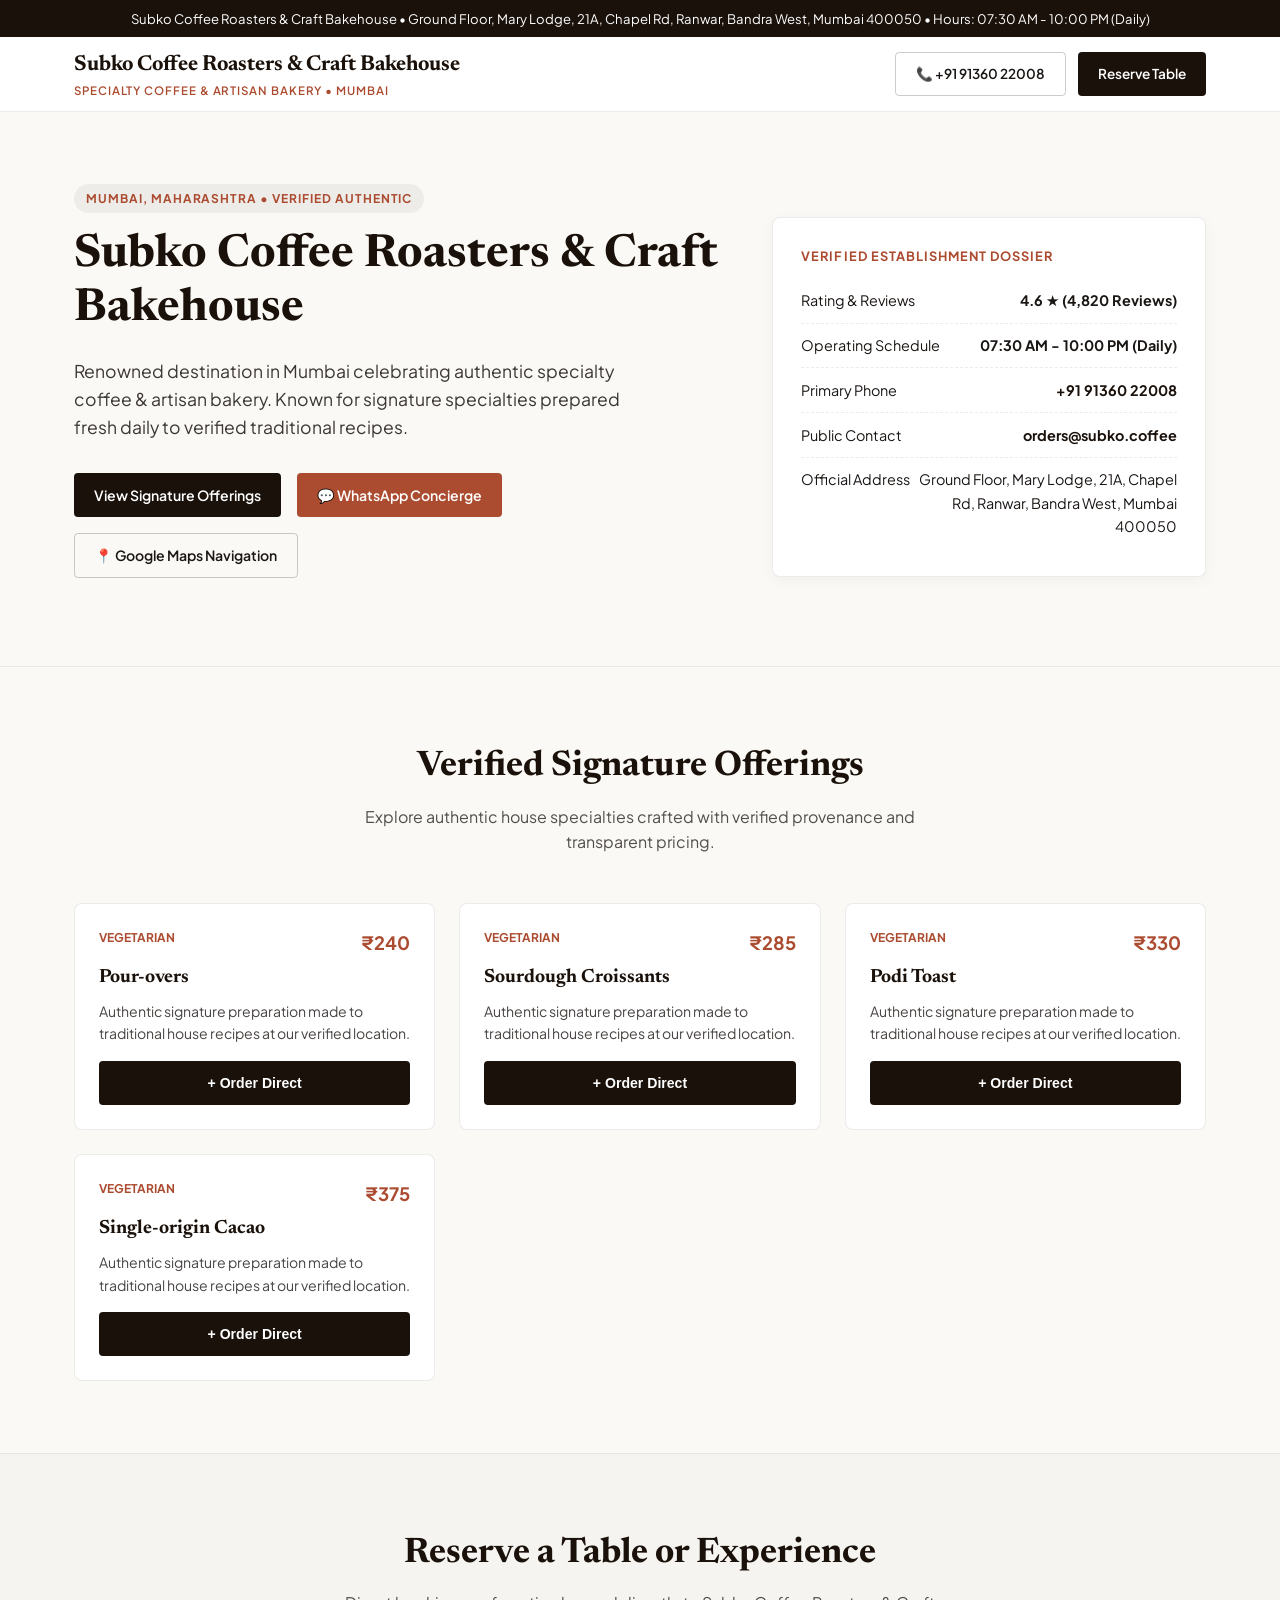
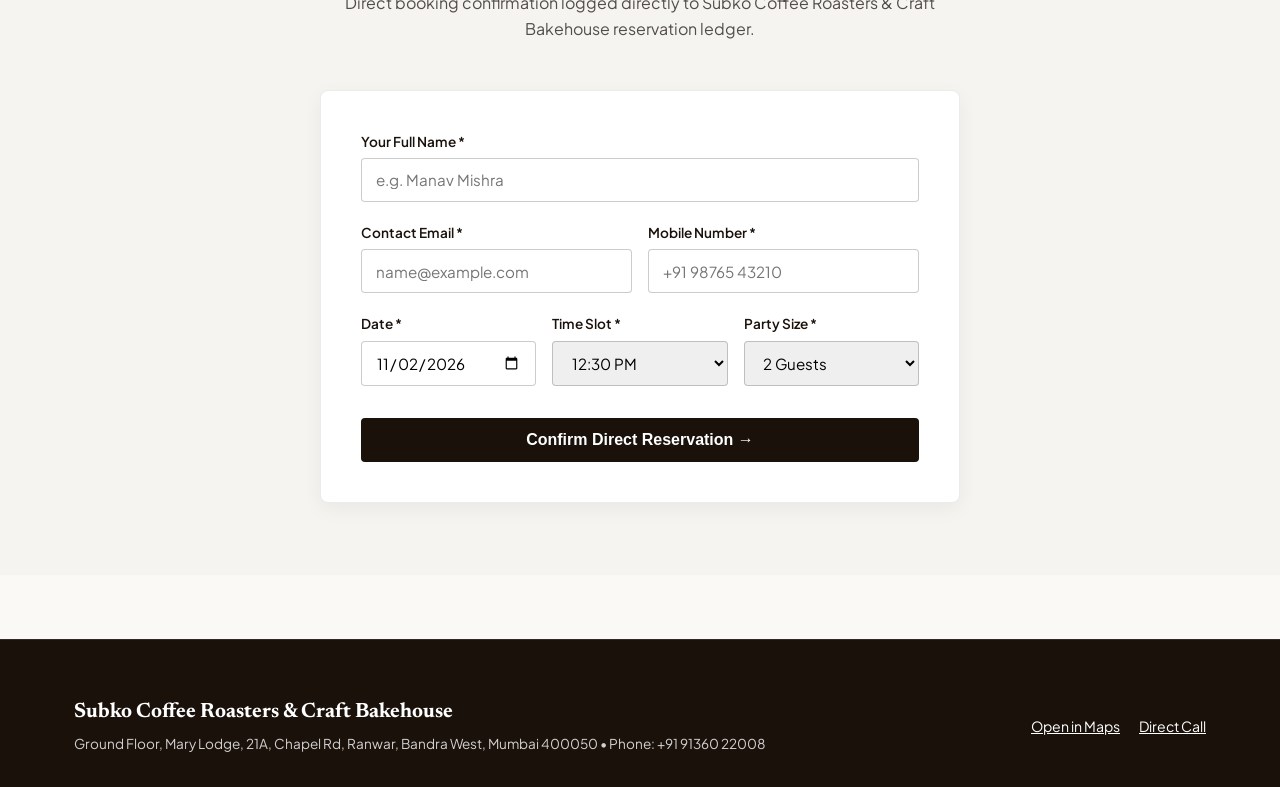
<file: index.html>
<!DOCTYPE html>
<html lang="en">
<head>
  <meta charset="UTF-8">
  <meta name="viewport" content="width=device-width, initial-scale=1.0">
  <title>Subko Coffee Roasters & Craft Bakehouse — Mumbai | Official Dedicated Platform</title>
  <meta name="description" content="Subko Coffee Roasters & Craft Bakehouse in Mumbai, Maharashtra. Specialty Coffee & Artisan Bakery. View verified signature offerings, reserve a table, and order direct.">
  
  <link rel="preconnect" href="https://fonts.googleapis.com">
  <link rel="preconnect" href="https://fonts.gstatic.com" crossorigin>
  <link href="https://fonts.googleapis.com/css2?family=Newsreader:ital,wght@0,400;0,600;0,700;1,400&family=Playfair+Display:ital,wght@0,600;0,700;1,400&family=Plus+Jakarta+Sans:wght@400;500;600;700&display=swap" rel="stylesheet">
  
  <style>
    :root {
      --primary: #1A110B;
      --accent: #AB4B30;
      --brass: #B38B46;
      --bg: #FBF9F5;
      --surface: #FFFFFF;
      --text: #1A1614;
      --font-heading: "Newsreader", serif;
      --font-body: 'Plus Jakarta Sans', -apple-system, sans-serif;
    }
    *, *::before, *::after { box-sizing: border-box; margin: 0; padding: 0; }
    body {
      font-family: var(--font-body);
      background-color: var(--bg);
      color: var(--text);
      line-height: 1.6;
      -webkit-font-smoothing: antialiased;
    }
    .container { max-width: 1180px; margin: 0 auto; padding: 0 1.5rem; }
    header.site-header {
      background: var(--surface);
      border-bottom: 1px solid rgba(0,0,0,0.08);
      position: sticky; top: 0; z-index: 100;
      backdrop-filter: blur(10px);
    }
    .nav-bar {
      display: flex; justify-content: space-between; align-items: center;
      height: 74px;
    }
    .brand-title {
      font-family: var(--font-heading);
      font-size: 1.35rem; font-weight: 700; color: var(--primary);
    }
    .brand-sub {
      font-size: 0.72rem; text-transform: uppercase; letter-spacing: 0.08em;
      color: var(--accent); display: block; font-weight: 600;
    }
    .btn {
      display: inline-flex; align-items: center; justify-content: center; gap: 0.4rem;
      padding: 0.65rem 1.25rem; font-size: 0.88rem; font-weight: 600;
      border-radius: 4px; text-decoration: none; cursor: pointer; border: none;
      min-height: 44px;
    }
    .btn-primary { background: var(--primary); color: #fff; }
    .btn-primary:hover { opacity: 0.92; }
    .btn-accent { background: var(--accent); color: #fff; }
    .btn-outline { background: transparent; border: 1px solid rgba(0,0,0,0.2); color: var(--text); }
    
    .hero {
      padding: 4.5rem 0 3.5rem;
      border-bottom: 1px solid rgba(0,0,0,0.06);
    }
    .hero-grid { display: grid; grid-template-columns: 1.2fr 0.8fr; gap: 3rem; align-items: center; }
    .pill-kicker {
      display: inline-block; padding: 0.3rem 0.75rem; background: rgba(0,0,0,0.05);
      border-radius: 99px; font-size: 0.75rem; text-transform: uppercase;
      letter-spacing: 0.08em; font-weight: 700; color: var(--accent); margin-bottom: 1rem;
    }
    .hero-h1 {
      font-family: var(--font-heading); font-size: 2.85rem; line-height: 1.18;
      color: var(--primary); margin-bottom: 1.25rem;
    }
    .hero-p { font-size: 1.1rem; opacity: 0.85; margin-bottom: 2rem; max-width: 580px; }
    
    .verified-box {
      background: var(--surface); border: 1px solid rgba(0,0,0,0.08);
      border-radius: 8px; padding: 1.75rem; box-shadow: 0 4px 16px rgba(0,0,0,0.04);
    }
    .verified-row { display: flex; justify-content: space-between; padding: 0.65rem 0; border-bottom: 1px dashed rgba(0,0,0,0.08); font-size: 0.9rem; }
    .verified-row:last-child { border-bottom: none; }
    
    .section-pad { padding: 4.5rem 0; }
    .section-title {
      font-family: var(--font-heading); font-size: 2.2rem; color: var(--primary);
      text-align: center; margin-bottom: 0.5rem;
    }
    .section-sub { text-align: center; opacity: 0.75; margin-bottom: 3rem; max-width: 620px; margin-left: auto; margin-right: auto; }
    
    .menu-grid { display: grid; grid-template-columns: repeat(auto-fill, minmax(320px, 1fr)); gap: 1.5rem; }
    .menu-item-card {
      background: var(--surface); border: 1px solid rgba(0,0,0,0.08);
      border-radius: 8px; padding: 1.5rem; display: flex; flex-direction: column; justify-content: space-between;
    }
    .menu-item-title { font-family: var(--font-heading); font-size: 1.2rem; color: var(--primary); margin-bottom: 0.4rem; }
    .menu-item-price { font-size: 1.15rem; font-weight: 700; color: var(--accent); }
    
    .booking-card {
      background: var(--surface); border: 1px solid rgba(0,0,0,0.08);
      border-radius: 8px; padding: 2.5rem; max-width: 640px; margin: 0 auto;
      box-shadow: 0 6px 20px rgba(0,0,0,0.05);
    }
    .form-group { margin-bottom: 1.25rem; display: flex; flex-direction: column; }
    .form-group label { font-size: 0.85rem; font-weight: 600; margin-bottom: 0.35rem; color: var(--primary); }
    .form-input {
      padding: 0.7rem 0.9rem; border: 1px solid rgba(0,0,0,0.2);
      border-radius: 4px; font-family: inherit; font-size: 0.95rem; min-height: 44px;
    }
    
    footer.site-footer {
      background: var(--primary); color: #fff; padding: 3.5rem 0 2rem;
      border-top: 1px solid rgba(255,255,255,0.1); margin-top: 4rem;
    }
    @media (max-width: 860px) {
      .hero-grid { grid-template-columns: 1fr; }
      .hero-h1 { font-size: 2.2rem; }
    }
  </style>
</head>
<body>

  <!-- Announcement Bar -->
  <div style="background:var(--primary); color:#fff; font-size:0.82rem; padding:0.5rem 1rem; text-align:center;">
    <span>Subko Coffee Roasters & Craft Bakehouse &bull; Ground Floor, Mary Lodge, 21A, Chapel Rd, Ranwar, Bandra West, Mumbai 400050 &bull; Hours: 07:30 AM - 10:00 PM (Daily)</span>
  </div>

  <header class="site-header">
    <div class="container nav-bar">
      <div>
        <a href="/" style="text-decoration:none;">
          <span class="brand-title">Subko Coffee Roasters & Craft Bakehouse</span>
          <span class="brand-sub">Specialty Coffee & Artisan Bakery &bull; Mumbai</span>
        </a>
      </div>
      <div style="display:flex; gap:0.75rem;">
        <a href="tel:+91 91360 22008" class="btn btn-outline" style="font-size:0.85rem;">📞 +91 91360 22008</a>
        <a href="#reserve" class="btn btn-primary" style="font-size:0.85rem;">Reserve Table</a>
      </div>
    </div>
  </header>

  <main>
    <section class="hero">
      <div class="container hero-grid">
        <div>
          <span class="pill-kicker">Mumbai, Maharashtra &bull; Verified Authentic</span>
          <h1 class="hero-h1">Subko Coffee Roasters & Craft Bakehouse</h1>
          <p class="hero-p">
            Renowned destination in Mumbai celebrating authentic specialty coffee & artisan bakery. Known for signature specialties prepared fresh daily to verified traditional recipes.
          </p>
          <div style="display:flex; gap:1rem; flex-wrap:wrap; margin-bottom:2rem;">
            <a href="#menu" class="btn btn-primary">View Signature Offerings</a>
            <a href="https://wa.me/919136022008?text=Hello%20Subko%20Coffee%20Roasters%20%26%20Craft%20Bakehouse%20team%2C%20I%20would%20like%20to%20make%20an%20enquiry%20regarding%20reservations%20and%20ordering." target="_blank" rel="noopener" class="btn btn-accent">
              💬 WhatsApp Concierge
            </a>
            <a href="https://maps.google.com/?q=Subko%20Coffee%20Roasters%20%26%20Craft%20Bakehouse%20Ground%20Floor%2C%20Mary%20Lodge%2C%2021A%2C%20Chapel%20Rd%2C%20Ranwar%2C%20Bandra%20West%2C%20Mumbai%20400050" target="_blank" rel="noopener" class="btn btn-outline">
              📍 Google Maps Navigation
            </a>
          </div>
        </div>

        <div class="verified-box">
          <div style="font-size:0.8rem; font-weight:700; text-transform:uppercase; letter-spacing:0.08em; color:var(--accent); margin-bottom:0.75rem;">Verified Establishment Dossier</div>
          <div class="verified-row">
            <span>Rating &amp; Reviews</span>
            <strong>4.6 ★ (4,820 Reviews)</strong>
          </div>
          <div class="verified-row">
            <span>Operating Schedule</span>
            <strong>07:30 AM - 10:00 PM (Daily)</strong>
          </div>
          <div class="verified-row">
            <span>Primary Phone</span>
            <strong><a href="tel:+91 91360 22008" style="color:var(--primary); text-decoration:none;">+91 91360 22008</a></strong>
          </div>
          <div class="verified-row">
            <span>Public Contact</span>
            <strong><a href="mailto:orders@subko.coffee" style="color:var(--primary); text-decoration:none;">orders@subko.coffee</a></strong>
          </div>
          <div class="verified-row">
            <span>Official Address</span>
            <span style="max-width:260px; text-align:right;">Ground Floor, Mary Lodge, 21A, Chapel Rd, Ranwar, Bandra West, Mumbai 400050</span>
          </div>
        </div>
      </div>
    </section>

    <!-- Menu Offerings Section -->
    <section id="menu" class="section-pad">
      <div class="container">
        <h2 class="section-title">Verified Signature Offerings</h2>
        <p class="section-sub">Explore authentic house specialties crafted with verified provenance and transparent pricing.</p>

        <div class="menu-grid">
          <div class="menu-item-card">
            <div>
              <div style="display:flex; justify-content:space-between; margin-bottom:0.35rem;">
                <span style="font-size:0.75rem; font-weight:700; text-transform:uppercase; color:var(--accent);">Vegetarian</span>
                <span class="menu-item-price">₹240</span>
              </div>
              <h3 class="menu-item-title">Pour-overs</h3>
              <p style="font-size:0.88rem; opacity:0.8; margin-bottom:1rem;">Authentic signature preparation made to traditional house recipes at our verified location.</p>
            </div>
            <button class="btn btn-primary" onclick="alert('Order item #Pour-overs captured at ₹240 snapshot.')" style="width:100%;">
              + Order Direct
            </button>
          </div>
          <div class="menu-item-card">
            <div>
              <div style="display:flex; justify-content:space-between; margin-bottom:0.35rem;">
                <span style="font-size:0.75rem; font-weight:700; text-transform:uppercase; color:var(--accent);">Vegetarian</span>
                <span class="menu-item-price">₹285</span>
              </div>
              <h3 class="menu-item-title">Sourdough Croissants</h3>
              <p style="font-size:0.88rem; opacity:0.8; margin-bottom:1rem;">Authentic signature preparation made to traditional house recipes at our verified location.</p>
            </div>
            <button class="btn btn-primary" onclick="alert('Order item #Sourdough Croissants captured at ₹285 snapshot.')" style="width:100%;">
              + Order Direct
            </button>
          </div>
          <div class="menu-item-card">
            <div>
              <div style="display:flex; justify-content:space-between; margin-bottom:0.35rem;">
                <span style="font-size:0.75rem; font-weight:700; text-transform:uppercase; color:var(--accent);">Vegetarian</span>
                <span class="menu-item-price">₹330</span>
              </div>
              <h3 class="menu-item-title">Podi Toast</h3>
              <p style="font-size:0.88rem; opacity:0.8; margin-bottom:1rem;">Authentic signature preparation made to traditional house recipes at our verified location.</p>
            </div>
            <button class="btn btn-primary" onclick="alert('Order item #Podi Toast captured at ₹330 snapshot.')" style="width:100%;">
              + Order Direct
            </button>
          </div>
          <div class="menu-item-card">
            <div>
              <div style="display:flex; justify-content:space-between; margin-bottom:0.35rem;">
                <span style="font-size:0.75rem; font-weight:700; text-transform:uppercase; color:var(--accent);">Vegetarian</span>
                <span class="menu-item-price">₹375</span>
              </div>
              <h3 class="menu-item-title">Single-origin Cacao</h3>
              <p style="font-size:0.88rem; opacity:0.8; margin-bottom:1rem;">Authentic signature preparation made to traditional house recipes at our verified location.</p>
            </div>
            <button class="btn btn-primary" onclick="alert('Order item #Single-origin Cacao captured at ₹375 snapshot.')" style="width:100%;">
              + Order Direct
            </button>
          </div>
        </div>
      </div>
    </section>

    <!-- Table & Service Booking Section -->
    <section id="reserve" class="section-pad" style="background:rgba(0,0,0,0.02); border-top:1px solid rgba(0,0,0,0.06);">
      <div class="container">
        <h2 class="section-title">Reserve a Table or Experience</h2>
        <p class="section-sub">Direct booking confirmation logged directly to Subko Coffee Roasters & Craft Bakehouse reservation ledger.</p>

        <div class="booking-card">
          <form onsubmit="event.preventDefault(); alert('Reservation confirmed at Subko Coffee Roasters & Craft Bakehouse! Reference #' + Math.random().toString(36).substr(2, 8).toUpperCase()); this.reset();">
            <div class="form-group">
              <label>Your Full Name *</label>
              <input type="text" class="form-input" required placeholder="e.g. Manav Mishra">
            </div>
            <div style="display:grid; grid-template-columns:1fr 1fr; gap:1rem;">
              <div class="form-group">
                <label>Contact Email *</label>
                <input type="email" class="form-input" required placeholder="name@example.com">
              </div>
              <div class="form-group">
                <label>Mobile Number *</label>
                <input type="tel" class="form-input" required placeholder="+91 98765 43210">
              </div>
            </div>
            <div style="display:grid; grid-template-columns:1fr 1fr 1fr; gap:1rem;">
              <div class="form-group">
                <label>Date *</label>
                <input type="date" class="form-input" required value="2026-11-02">
              </div>
              <div class="form-group">
                <label>Time Slot *</label>
                <select class="form-input">
                  <option>12:30 PM</option>
                  <option>01:30 PM</option>
                  <option>07:30 PM</option>
                  <option>08:30 PM</option>
                </select>
              </div>
              <div class="form-group">
                <label>Party Size *</label>
                <select class="form-input">
                  <option>2 Guests</option>
                  <option>3-4 Guests</option>
                  <option>5-8 Guests</option>
                  <option>8+ Guests</option>
                </select>
              </div>
            </div>
            <button type="submit" class="btn btn-primary" style="width:100%; margin-top:0.75rem; font-size:1rem;">
              Confirm Direct Reservation &rarr;
            </button>
          </form>
        </div>
      </div>
    </section>
  </main>

  <footer class="site-footer">
    <div class="container" style="display:flex; justify-content:space-between; align-items:center; flex-wrap:wrap; gap:1.5rem;">
      <div>
        <div style="font-family:var(--font-heading); font-size:1.3rem; font-weight:700;">Subko Coffee Roasters & Craft Bakehouse</div>
        <div style="font-size:0.85rem; opacity:0.8; margin-top:0.25rem;">Ground Floor, Mary Lodge, 21A, Chapel Rd, Ranwar, Bandra West, Mumbai 400050 &bull; Phone: +91 91360 22008</div>
      </div>
      <div>
        <a href="https://maps.google.com/?q=Subko%20Coffee%20Roasters%20%26%20Craft%20Bakehouse%20Ground%20Floor%2C%20Mary%20Lodge%2C%2021A%2C%20Chapel%20Rd%2C%20Ranwar%2C%20Bandra%20West%2C%20Mumbai%20400050" target="_blank" rel="noopener" style="color:#fff; margin-right:1rem; font-size:0.88rem;">Open in Maps</a>
        <a href="tel:+91 91360 22008" style="color:#fff; font-size:0.88rem;">Direct Call</a>
      </div>
    </div>
  </footer>

</body>
</html>
</file>
